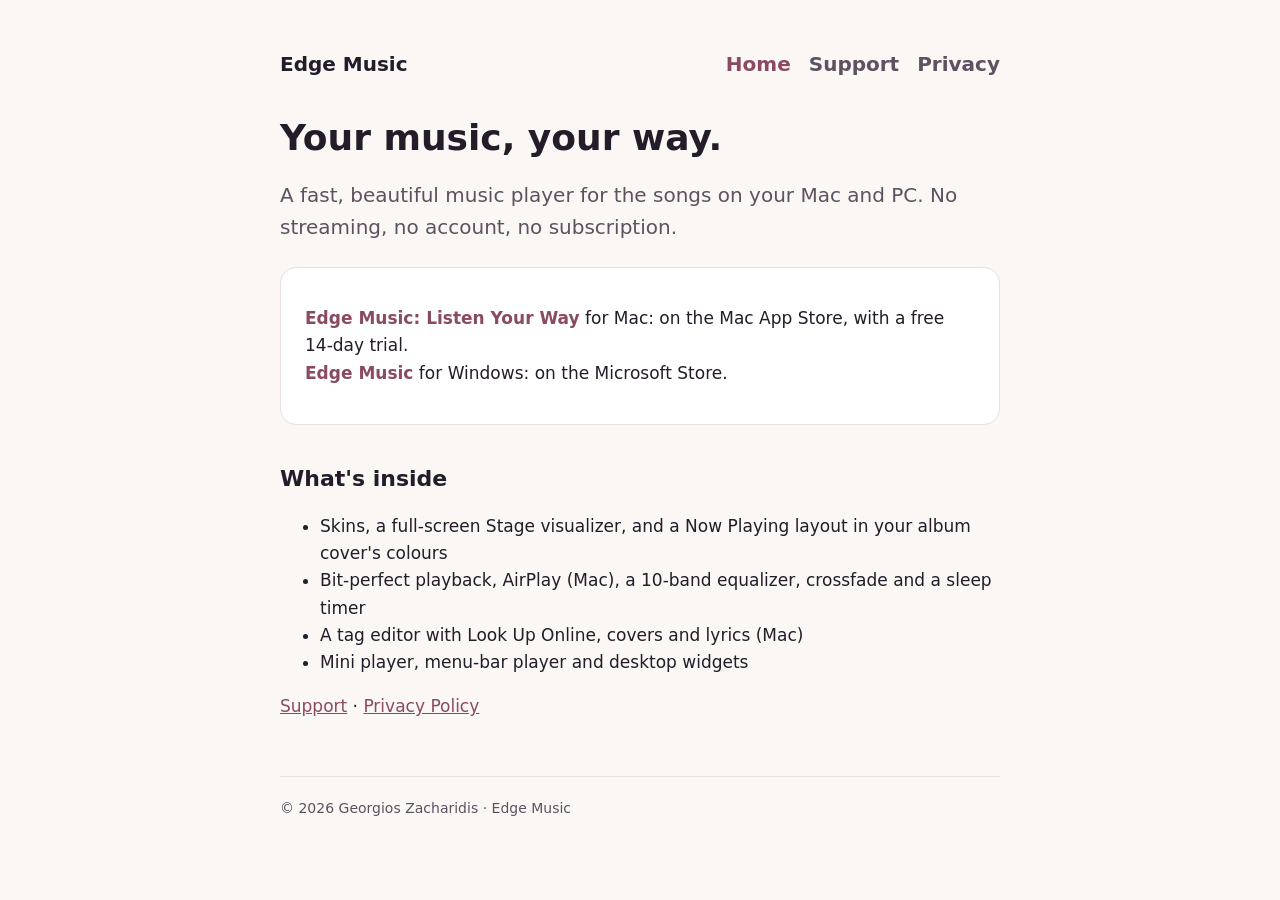
<file: index.html>
<!doctype html>
<html lang="en">
<head>
<meta charset="utf-8">
<meta name="viewport" content="width=device-width, initial-scale=1">
<title>Edge Music</title>
<meta name="description" content="Edge Music: a fast, beautiful music player for the songs on your Mac and PC. Skins, a full-screen visualizer, bit-perfect sound and a tag editor.">
<link rel="stylesheet" href="style.css">
</head>
<body>
<main>
<header>
  <a href="./">Edge Music</a>
  <nav><a href="./" aria-current="page">Home</a><a href="support.html">Support</a><a href="privacy.html">Privacy</a></nav>
</header>

<h1>Your music, your way.</h1>
<p class="lead">A fast, beautiful music player for the songs on your Mac and PC. No streaming, no account, no subscription.</p>

<div class="card">
  <p><strong>Edge Music: Listen Your Way</strong> for Mac: on the Mac App Store, with a free 14-day trial.<br>
  <strong>Edge Music</strong> for Windows: on the Microsoft Store.</p>
</div>

<h2>What's inside</h2>
<ul>
  <li>Skins, a full-screen Stage visualizer, and a Now Playing layout in your album cover's colours</li>
  <li>Bit-perfect playback, AirPlay (Mac), a 10-band equalizer, crossfade and a sleep timer</li>
  <li>A tag editor with Look Up Online, covers and lyrics (Mac)</li>
  <li>Mini player, menu-bar player and desktop widgets</li>
</ul>

<p><a href="support.html">Support</a> · <a href="privacy.html">Privacy Policy</a></p>

<footer>© 2026 Georgios Zacharidis · Edge Music</footer>
</main>
</body>
</html>
</file>
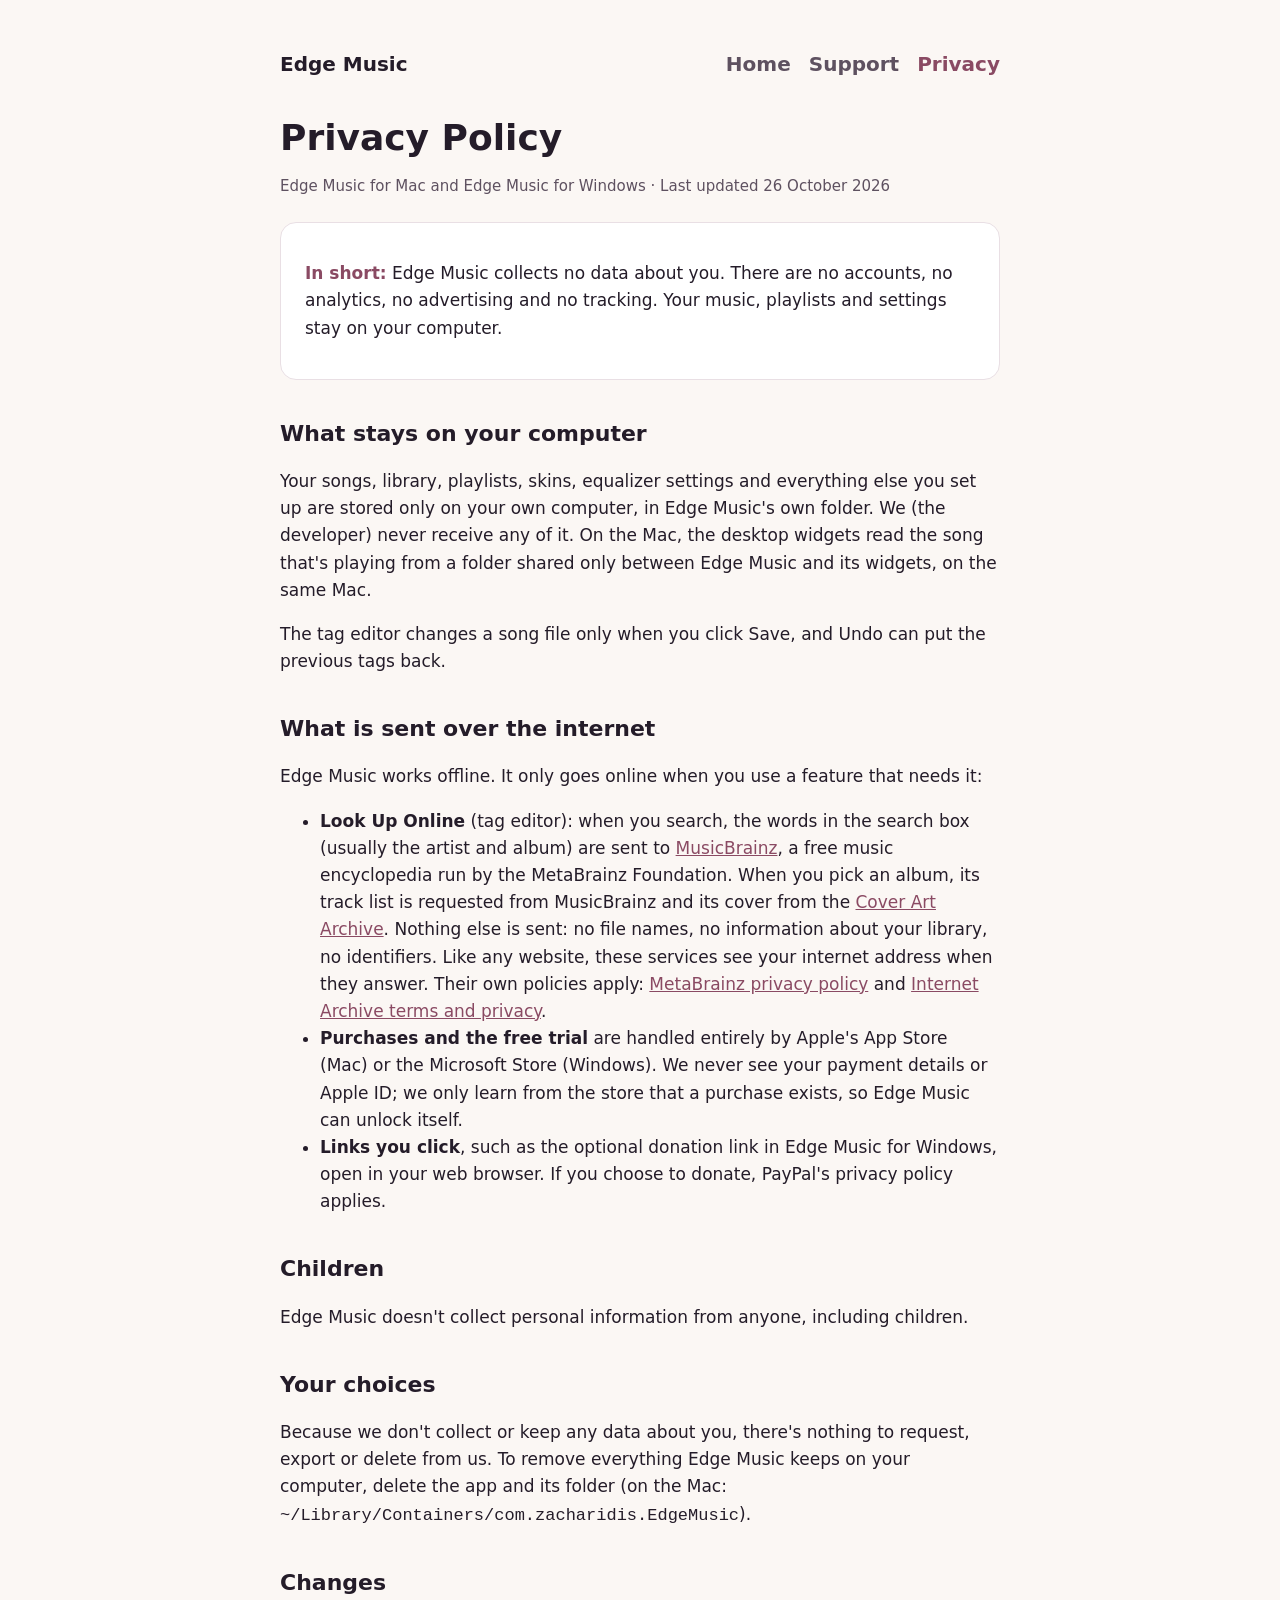
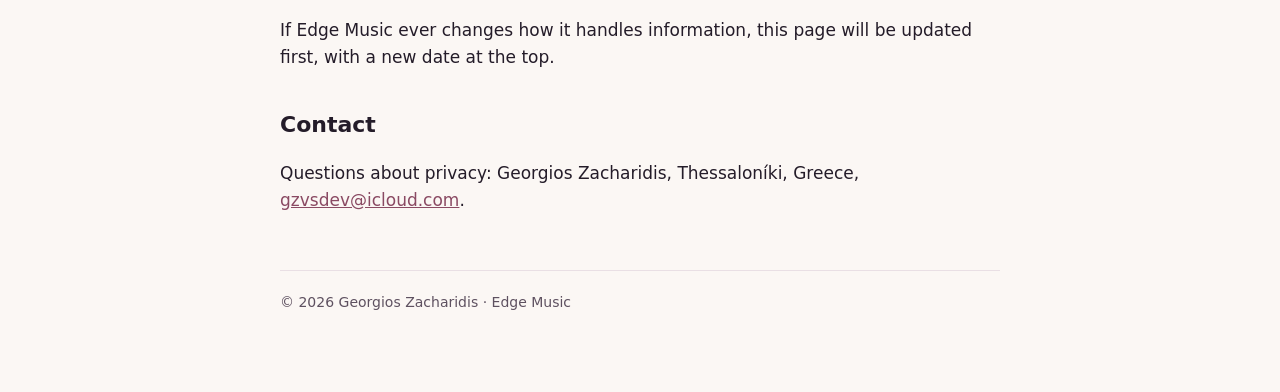
<file: privacy.html>
<!doctype html>
<html lang="en">
<head>
<meta charset="utf-8">
<meta name="viewport" content="width=device-width, initial-scale=1">
<title>Privacy Policy · Edge Music</title>
<meta name="description" content="Edge Music collects no data. What stays on your computer, and what Look Up Online sends.">
<link rel="stylesheet" href="style.css">
</head>
<body>
<main>
<header>
  <a href="./">Edge Music</a>
  <nav><a href="./">Home</a><a href="support.html">Support</a><a href="privacy.html" aria-current="page">Privacy</a></nav>
</header>

<h1>Privacy Policy</h1>
<p class="meta">Edge Music for Mac and Edge Music for Windows · Last updated 26 October 2026</p>

<div class="card">
  <p><strong>In short:</strong> Edge Music collects no data about you. There are no accounts, no analytics, no advertising and no tracking. Your music, playlists and settings stay on your computer.</p>
</div>

<h2>What stays on your computer</h2>
<p>Your songs, library, playlists, skins, equalizer settings and everything else you set up are stored only on your own computer, in Edge Music's own folder. We (the developer) never receive any of it. On the Mac, the desktop widgets read the song that's playing from a folder shared only between Edge Music and its widgets, on the same Mac.</p>
<p>The tag editor changes a song file only when you click Save, and Undo can put the previous tags back.</p>

<h2>What is sent over the internet</h2>
<p>Edge Music works offline. It only goes online when you use a feature that needs it:</p>
<ul>
  <li><strong>Look Up Online</strong> (tag editor): when you search, the words in the search box (usually the artist and album) are sent to <a href="https://musicbrainz.org">MusicBrainz</a>, a free music encyclopedia run by the MetaBrainz Foundation. When you pick an album, its track list is requested from MusicBrainz and its cover from the <a href="https://coverartarchive.org">Cover Art Archive</a>. Nothing else is sent: no file names, no information about your library, no identifiers. Like any website, these services see your internet address when they answer. Their own policies apply: <a href="https://metabrainz.org/privacy">MetaBrainz privacy policy</a> and <a href="https://archive.org/about/terms">Internet Archive terms and privacy</a>.</li>
  <li><strong>Purchases and the free trial</strong> are handled entirely by Apple's App Store (Mac) or the Microsoft Store (Windows). We never see your payment details or Apple ID; we only learn from the store that a purchase exists, so Edge Music can unlock itself.</li>
  <li><strong>Links you click</strong>, such as the optional donation link in Edge Music for Windows, open in your web browser. If you choose to donate, PayPal's privacy policy applies.</li>
</ul>

<h2>Children</h2>
<p>Edge Music doesn't collect personal information from anyone, including children.</p>

<h2>Your choices</h2>
<p>Because we don't collect or keep any data about you, there's nothing to request, export or delete from us. To remove everything Edge Music keeps on your computer, delete the app and its folder (on the Mac: <code>~/Library/Containers/com.zacharidis.EdgeMusic</code>).</p>

<h2>Changes</h2>
<p>If Edge Music ever changes how it handles information, this page will be updated first, with a new date at the top.</p>

<h2>Contact</h2>
<p>Questions about privacy: Georgios Zacharidis, Thessaloníki, Greece, <a href="mailto:gzvsdev@icloud.com">gzvsdev@icloud.com</a>.</p>

<footer>© 2026 Georgios Zacharidis · Edge Music</footer>
</main>
</body>
</html>
</file>
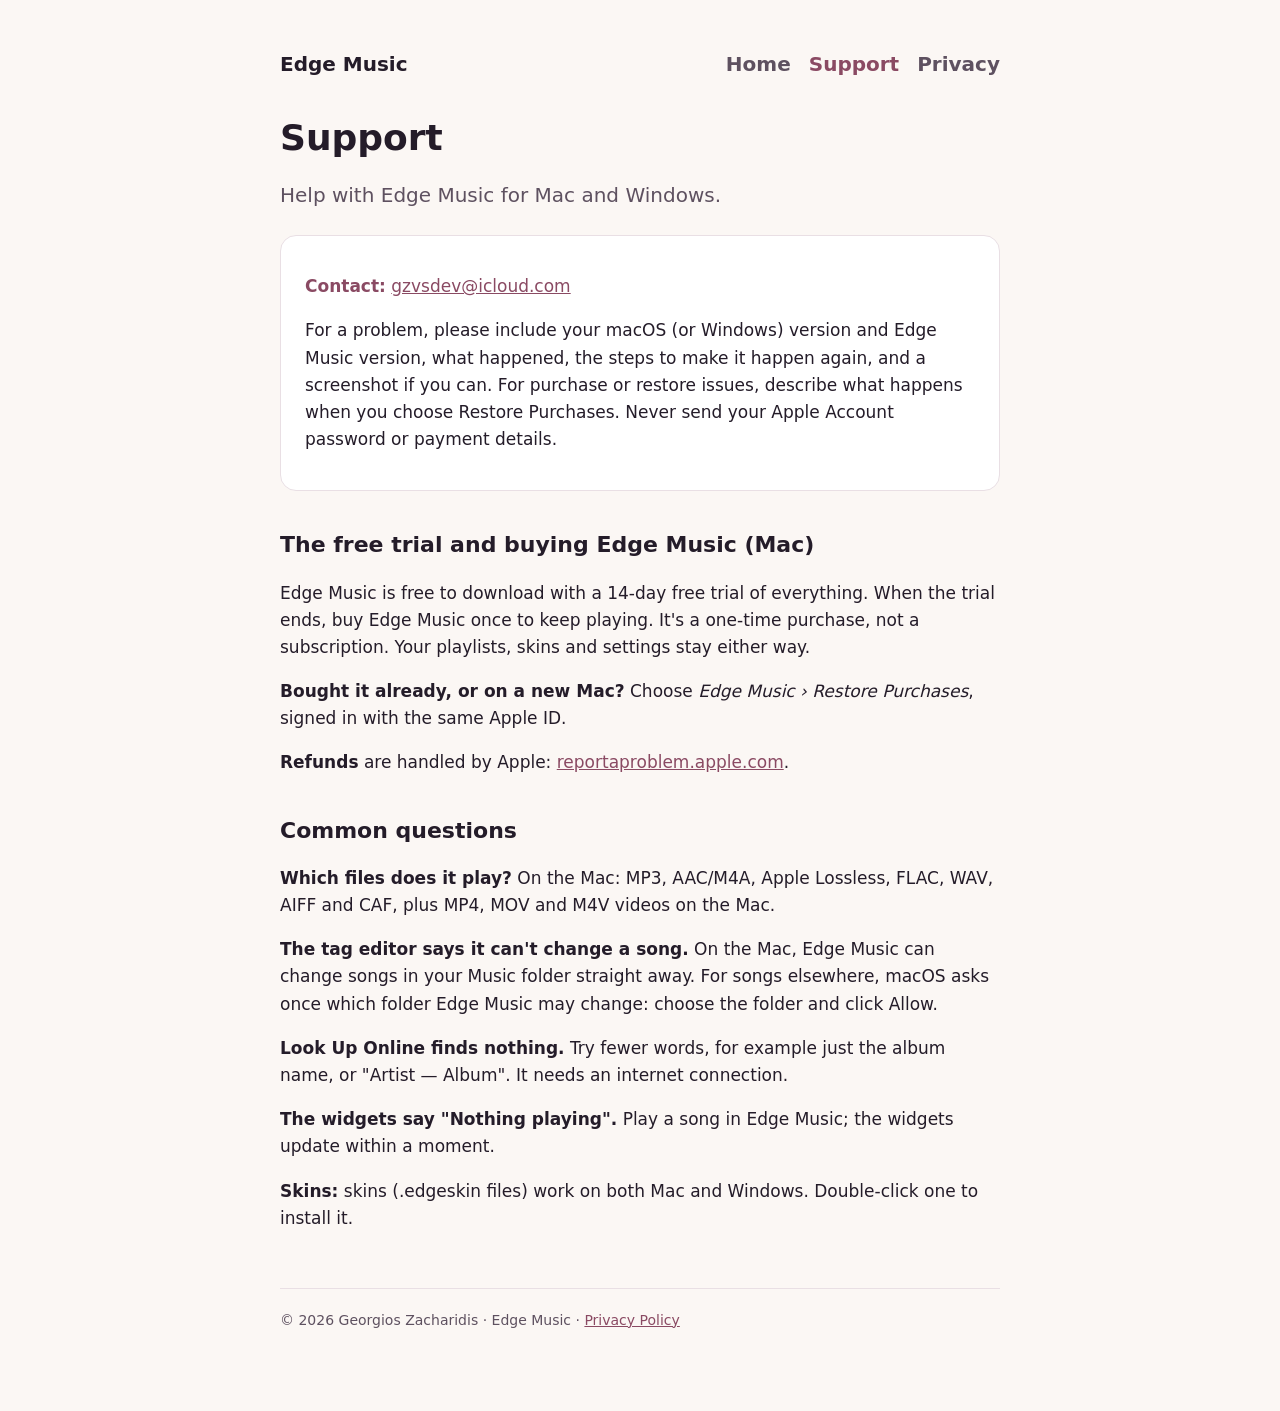
<file: support.html>
<!doctype html>
<html lang="en">
<head>
<meta charset="utf-8">
<meta name="viewport" content="width=device-width, initial-scale=1">
<title>Support · Edge Music</title>
<meta name="description" content="Help with Edge Music for Mac and Windows: the free trial, purchases, the tag editor and more.">
<link rel="stylesheet" href="style.css">
</head>
<body>
<main>
<header>
  <a href="./">Edge Music</a>
  <nav><a href="./">Home</a><a href="support.html" aria-current="page">Support</a><a href="privacy.html">Privacy</a></nav>
</header>

<h1>Support</h1>
<p class="lead">Help with Edge Music for Mac and Windows.</p>

<div class="card">
  <p><strong>Contact:</strong> <a href="mailto:gzvsdev@icloud.com">gzvsdev@icloud.com</a></p>
  <p>For a problem, please include your macOS (or Windows) version and Edge Music version, what happened, the steps to make it happen again, and a screenshot if you can. For purchase or restore issues, describe what happens when you choose Restore Purchases. Never send your Apple Account password or payment details.</p>
</div>

<h2>The free trial and buying Edge Music (Mac)</h2>
<p>Edge Music is free to download with a 14-day free trial of everything. When the trial ends, buy Edge Music once to keep playing. It's a one-time purchase, not a subscription. Your playlists, skins and settings stay either way.</p>
<p><strong>Bought it already, or on a new Mac?</strong> Choose <em>Edge Music › Restore Purchases</em>, signed in with the same Apple ID.</p>
<p><strong>Refunds</strong> are handled by Apple: <a href="https://reportaproblem.apple.com">reportaproblem.apple.com</a>.</p>

<h2>Common questions</h2>
<p><strong>Which files does it play?</strong> On the Mac: MP3, AAC/M4A, Apple Lossless, FLAC, WAV, AIFF and CAF, plus MP4, MOV and M4V videos on the Mac.</p>
<p><strong>The tag editor says it can't change a song.</strong> On the Mac, Edge Music can change songs in your Music folder straight away. For songs elsewhere, macOS asks once which folder Edge Music may change: choose the folder and click Allow.</p>
<p><strong>Look Up Online finds nothing.</strong> Try fewer words, for example just the album name, or "Artist — Album". It needs an internet connection.</p>
<p><strong>The widgets say "Nothing playing".</strong> Play a song in Edge Music; the widgets update within a moment.</p>
<p><strong>Skins:</strong> skins (.edgeskin files) work on both Mac and Windows. Double-click one to install it.</p>

<footer>© 2026 Georgios Zacharidis · Edge Music · <a href="privacy.html">Privacy Policy</a></footer>
</main>
</body>
</html>
</file>
<file: style.css>
:root {
  --bg: #FBF7F4; --panel: #FFFFFF; --text: #241C29; --muted: #5E5160; --accent: #8A4A63; --line: #E9DFE4;
  color-scheme: light dark;
}
@media (prefers-color-scheme: dark) {
  :root { --bg: #201925; --panel: #2A2030; --text: #FFF2EA; --muted: #C8B7C6; --accent: #E9B5A4; --line: #3A2C40; }
}
* { box-sizing: border-box; }
body { margin: 0; background: var(--bg); color: var(--text); font: 17px/1.6 -apple-system, "Segoe UI", system-ui, sans-serif; }
main { max-width: 760px; margin: 0 auto; padding: 48px 20px 80px; }
header { display: flex; align-items: center; gap: 14px; margin-bottom: 36px; }
header img { width: 56px; height: 56px; border-radius: 13px; }
header a { color: inherit; text-decoration: none; font-weight: 700; font-size: 20px; }
nav { margin-left: auto; display: flex; gap: 18px; font-size: 15px; }
nav a { color: var(--muted); text-decoration: none; }
nav a:hover, nav a[aria-current] { color: var(--accent); }
h1 { font-size: 36px; line-height: 1.2; margin: 0 0 8px; }
h2 { font-size: 22px; margin: 36px 0 8px; }
p, li { color: var(--text); }
.lead { font-size: 20px; color: var(--muted); }
.meta { color: var(--muted); font-size: 15px; }
.card { background: var(--panel); border: 1px solid var(--line); border-radius: 16px; padding: 20px 24px; margin: 24px 0; }
.card strong { color: var(--accent); }
a { color: var(--accent); }
footer { margin-top: 56px; padding-top: 20px; border-top: 1px solid var(--line); color: var(--muted); font-size: 14px; }
@media (max-width: 560px) { header { flex-wrap: wrap; } nav { margin-left: 0; width: 100%; } h1 { font-size: 30px; } }
</file>
